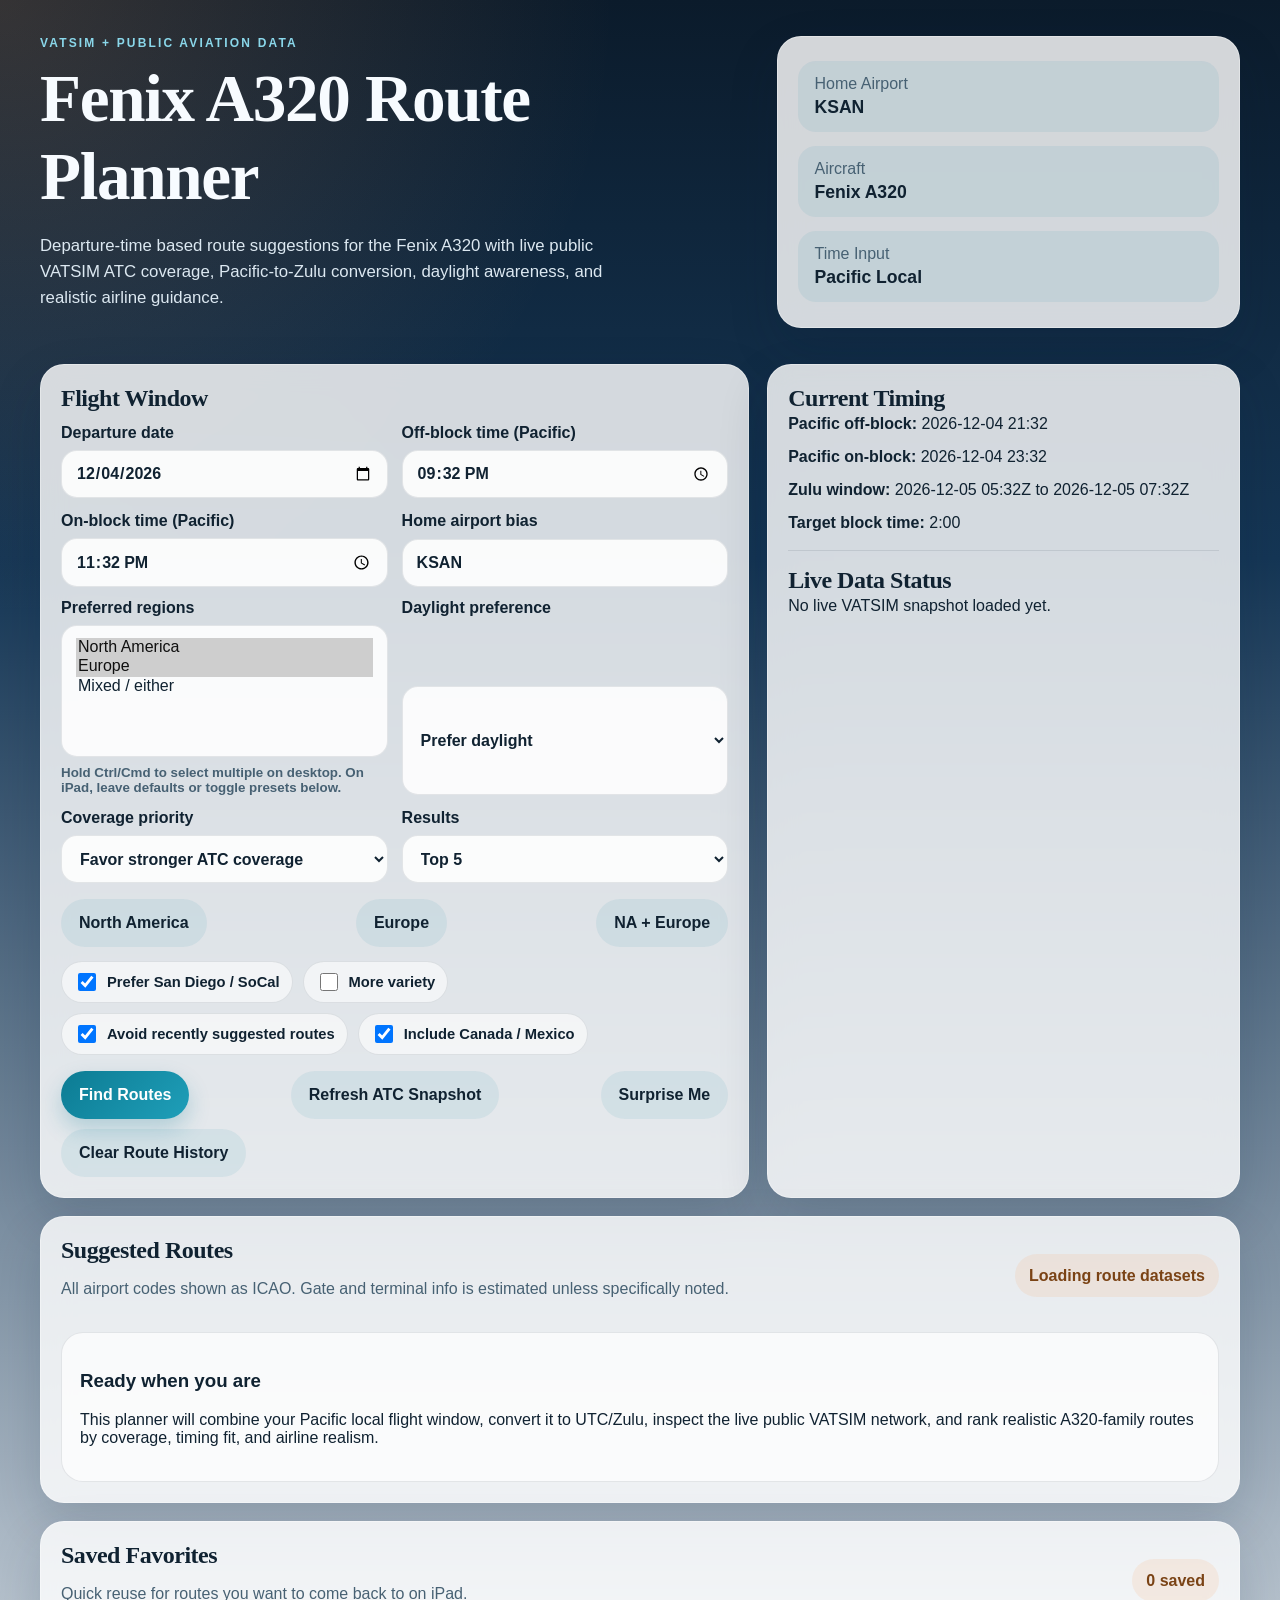
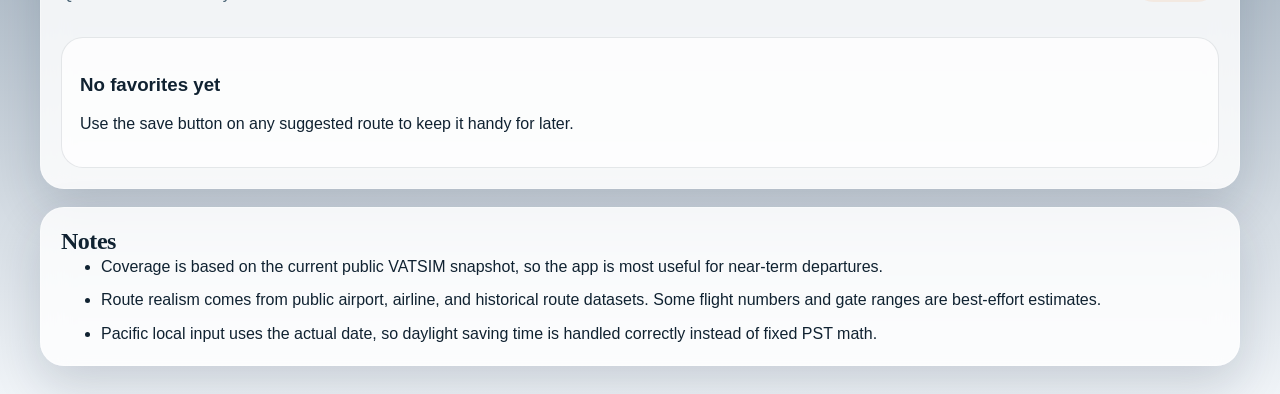
<file: index.html>
<!doctype html>
<html lang="en">
<head>
  <meta charset="utf-8">
  <meta name="viewport" content="width=device-width, initial-scale=1, viewport-fit=cover">
  <meta name="theme-color" content="#0e2a47">
  <meta name="apple-mobile-web-app-capable" content="yes">
  <meta name="apple-mobile-web-app-status-bar-style" content="black-translucent">
  <meta name="apple-mobile-web-app-title" content="A320 Planner">
  <title>Fenix A320 Route Planner</title>
  <link rel="manifest" href="./manifest.webmanifest">
  <link rel="icon" href="./icon.svg" type="image/svg+xml">
  <link rel="stylesheet" href="./styles.css">
</head>
<body>
  <div class="shell">
    <header class="hero">
      <div>
        <p class="eyebrow">VATSIM + public aviation data</p>
        <h1>Fenix A320 Route Planner</h1>
        <p class="lede">
          Departure-time based route suggestions for the Fenix A320 with live public VATSIM ATC coverage,
          Pacific-to-Zulu conversion, daylight awareness, and realistic airline guidance.
        </p>
      </div>
      <div class="hero-card glass">
        <div class="hero-metric">
          <span class="label">Home Airport</span>
          <strong>KSAN</strong>
        </div>
        <div class="hero-metric">
          <span class="label">Aircraft</span>
          <strong>Fenix A320</strong>
        </div>
        <div class="hero-metric">
          <span class="label">Time Input</span>
          <strong>Pacific Local</strong>
        </div>
      </div>
    </header>

    <main class="grid">
      <section class="panel glass">
        <h2>Flight Window</h2>
        <form id="planner-form">
          <div class="field-grid">
            <label>
              <span>Departure date</span>
              <input id="departure-date" name="departureDate" type="date" required>
            </label>
            <label>
              <span>Off-block time (Pacific)</span>
              <input id="departure-time" name="departureTime" type="time" required>
            </label>
            <label>
              <span>On-block time (Pacific)</span>
              <input id="arrival-time" name="arrivalTime" type="time" required>
            </label>
            <label>
              <span>Home airport bias</span>
              <input id="home-airport" name="homeAirport" type="text" value="KSAN" maxlength="4" pattern="[A-Za-z]{4}" required>
            </label>
          </div>

          <div class="field-grid">
            <label>
              <span>Preferred regions</span>
              <select id="regions" name="regions" multiple size="3">
                <option value="NA" selected>North America</option>
                <option value="EU" selected>Europe</option>
                <option value="MIXED">Mixed / either</option>
              </select>
              <small>Hold Ctrl/Cmd to select multiple on desktop. On iPad, leave defaults or toggle presets below.</small>
            </label>

            <label>
              <span>Daylight preference</span>
              <select id="daylight-preference" name="daylightPreference">
                <option value="prefer-daylight" selected>Prefer daylight</option>
                <option value="balanced">Balanced</option>
                <option value="night-ok">Night is okay</option>
              </select>
            </label>

            <label>
              <span>Coverage priority</span>
              <select id="coverage-priority" name="coveragePriority">
                <option value="high" selected>Favor stronger ATC coverage</option>
                <option value="balanced">Balanced</option>
                <option value="route-first">Favor route realism first</option>
              </select>
            </label>

            <label>
              <span>Results</span>
              <select id="result-count" name="resultCount">
                <option value="5" selected>Top 5</option>
                <option value="8">Top 8</option>
                <option value="10">Top 10</option>
              </select>
            </label>
          </div>

          <div class="preset-row" role="group" aria-label="Region presets">
            <button type="button" class="secondary" data-region-preset="NA">North America</button>
            <button type="button" class="secondary" data-region-preset="EU">Europe</button>
            <button type="button" class="secondary" data-region-preset="BOTH">NA + Europe</button>
          </div>

          <div class="option-row" aria-label="Route variety options">
            <label class="check-option" data-na-only>
              <input id="prefer-socal" name="preferSocal" type="checkbox" checked>
              <span>Prefer San Diego / SoCal</span>
            </label>
            <label class="check-option">
              <input id="more-variety" name="moreVariety" type="checkbox">
              <span>More variety</span>
            </label>
            <label class="check-option">
              <input id="avoid-recent" name="avoidRecent" type="checkbox" checked>
              <span>Avoid recently suggested routes</span>
            </label>
            <label class="check-option" data-na-only>
              <input id="include-na-international" name="includeNaInternational" type="checkbox" checked>
              <span>Include Canada / Mexico</span>
            </label>
          </div>

          <div class="actions">
            <button type="submit" id="plan-button">Find Routes</button>
            <button type="button" class="secondary" id="refresh-button">Refresh ATC Snapshot</button>
            <button type="button" class="secondary" id="surprise-button">Surprise Me</button>
            <button type="button" class="secondary" id="clear-history-button">Clear Route History</button>
          </div>
        </form>
      </section>

      <aside class="panel glass">
        <h2>Current Timing</h2>
        <div id="time-summary" class="summary-stack">
          <p>Enter a departure date and Pacific local off-block/on-block times to compute your Zulu window.</p>
        </div>
        <div class="divider"></div>
        <h2>Live Data Status</h2>
        <div id="network-status" class="summary-stack">
          <p>No live VATSIM snapshot loaded yet.</p>
        </div>
      </aside>
    </main>

    <section class="panel glass">
      <div class="section-head">
        <div>
          <h2>Suggested Routes</h2>
          <p class="muted">All airport codes shown as ICAO. Gate and terminal info is estimated unless specifically noted.</p>
        </div>
        <div id="result-meta" class="pill">Waiting for input</div>
      </div>
      <div id="results" class="results">
        <article class="empty-state">
          <h3>Ready when you are</h3>
          <p>
            This planner will combine your Pacific local flight window, convert it to UTC/Zulu, inspect the live
            public VATSIM network, and rank realistic A320-family routes by coverage, timing fit, and airline realism.
          </p>
        </article>
      </div>
    </section>

    <section class="panel glass">
      <div class="section-head">
        <div>
          <h2>Saved Favorites</h2>
          <p class="muted">Quick reuse for routes you want to come back to on iPad.</p>
        </div>
        <div id="favorites-meta" class="pill">0 saved</div>
      </div>
      <div id="favorites" class="results">
        <article class="empty-state">
          <h3>No favorites yet</h3>
          <p>Use the save button on any suggested route to keep it handy for later.</p>
        </article>
      </div>
    </section>

    <section class="panel glass">
      <h2>Notes</h2>
      <ul class="notes">
        <li>Coverage is based on the current public VATSIM snapshot, so the app is most useful for near-term departures.</li>
        <li>Route realism comes from public airport, airline, and historical route datasets. Some flight numbers and gate ranges are best-effort estimates.</li>
        <li>Pacific local input uses the actual date, so daylight saving time is handled correctly instead of fixed PST math.</li>
      </ul>
    </section>
  </div>

  <template id="result-card-template">
    <article class="result-card">
      <div class="result-top">
        <div>
          <p class="eyebrow"></p>
          <h3 class="route-title"></h3>
        </div>
        <div class="score-badge"></div>
      </div>
      <div class="detail-grid"></div>
      <div class="coverage-strip"></div>
      <div class="card-actions">
        <button type="button" class="secondary save-route-button">Save Route</button>
        <a class="secondary simbrief-link" target="_blank" rel="noopener noreferrer">Open in SimBrief</a>
      </div>
      <div class="export-panel">
        <p class="export-title">SimBrief fields</p>
        <textarea class="export-block" rows="8" readonly></textarea>
      </div>
      <p class="why-fit"></p>
    </article>
  </template>

  <script src="./app.js" defer></script>
</body>
</html>
</file>
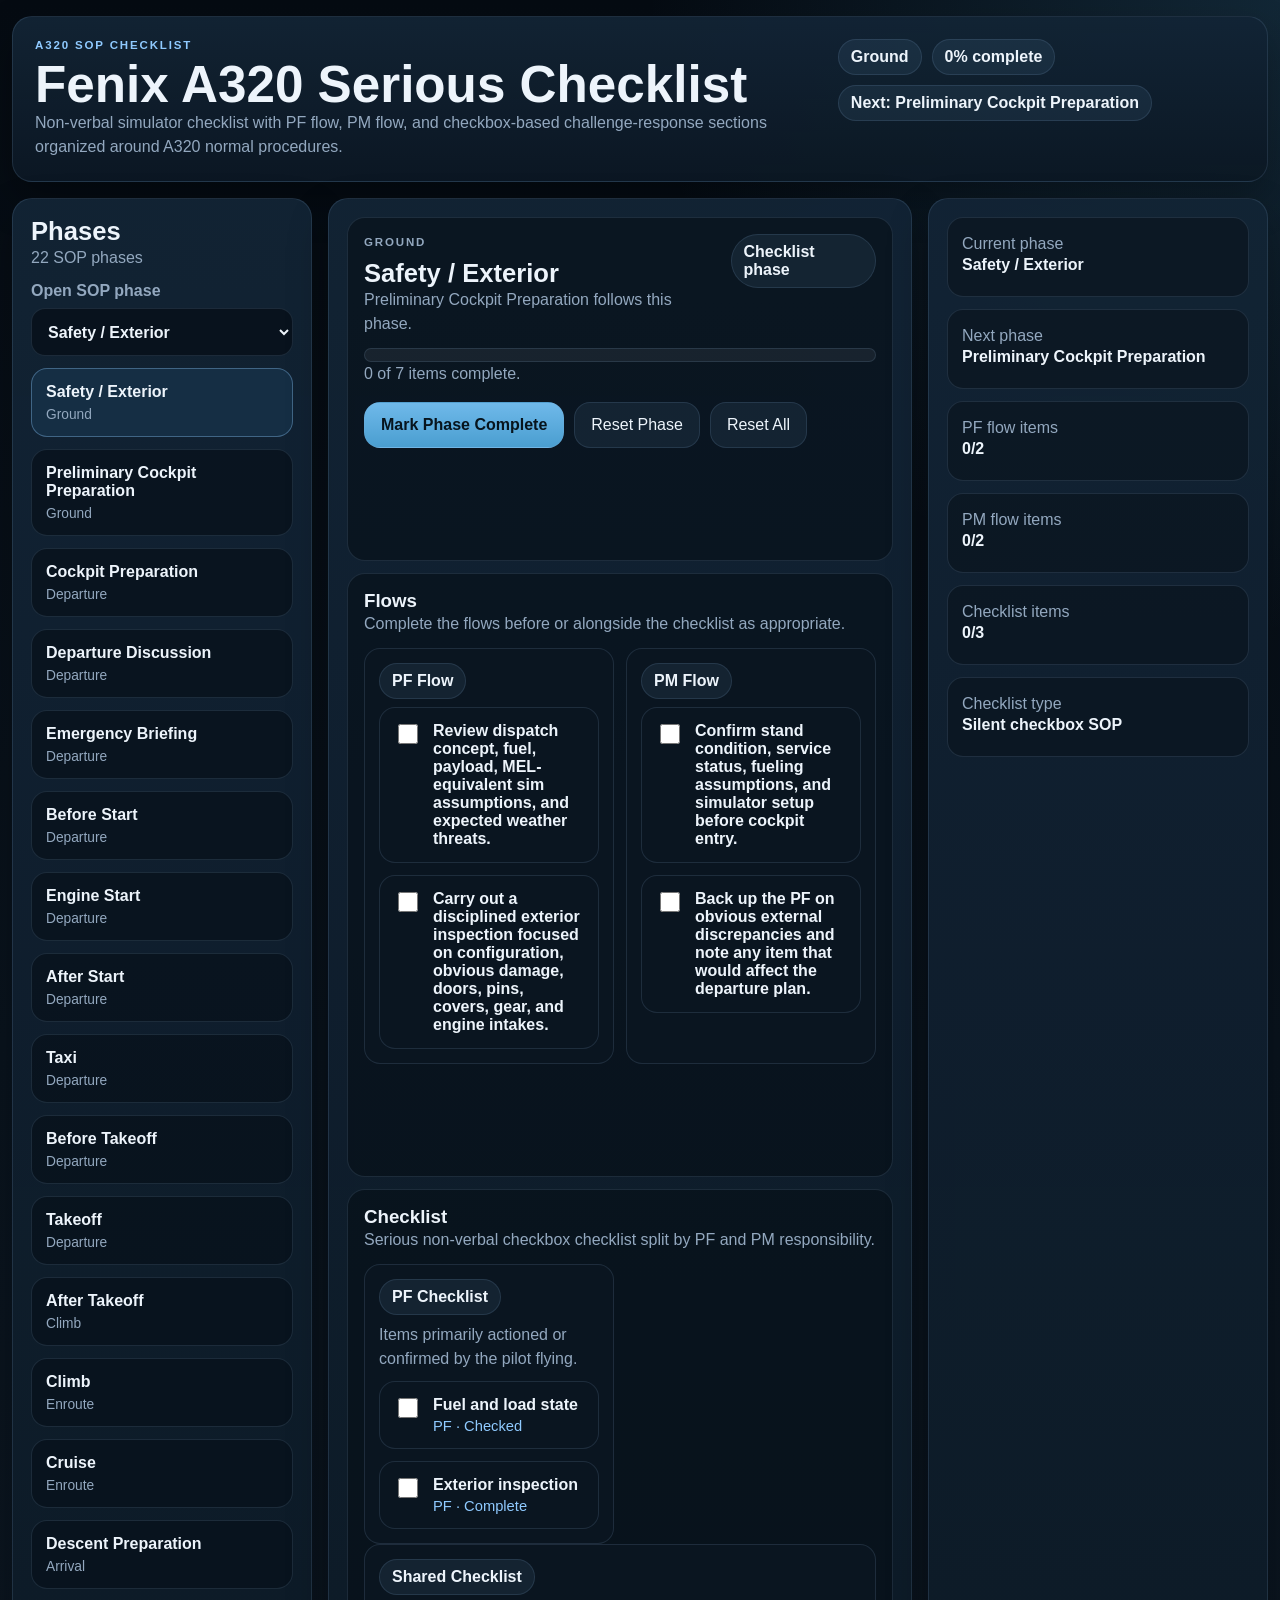
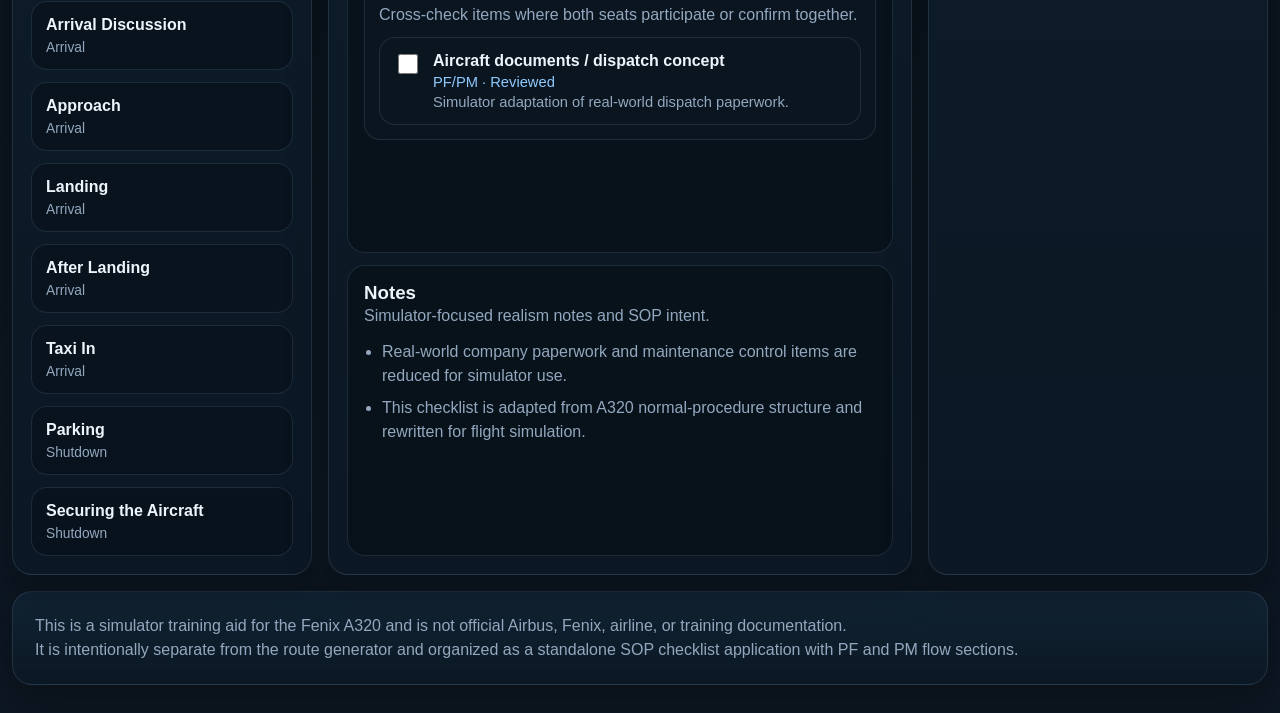
<file: checklist.html>
<!doctype html>
<html lang="en">
<head>
  <meta charset="utf-8">
  <meta name="viewport" content="width=device-width, initial-scale=1, viewport-fit=cover">
  <meta name="theme-color" content="#09131d">
  <meta name="apple-mobile-web-app-capable" content="yes">
  <meta name="apple-mobile-web-app-status-bar-style" content="black-translucent">
  <meta name="apple-mobile-web-app-title" content="A320 SOP Checklist">
  <title>A320 SOP Checklist</title>
  <link rel="manifest" href="./checklist.webmanifest">
  <link rel="icon" href="./icon.svg" type="image/svg+xml">
  <link rel="stylesheet" href="./checklist.css">
</head>
<body>
  <div id="checklist-app"></div>
  <script type="module" src="./checklist.js"></script>
</body>
</html>
</file>
<file: styles.css>
:root {
  --bg-top: #0b1b2b;
  --bg-bottom: #f0f4f8;
  --ink: #102231;
  --muted: #476173;
  --accent: #0c7b93;
  --accent-2: #f4a261;
  --card: rgba(255, 255, 255, 0.82);
  --line: rgba(16, 34, 49, 0.1);
  --shadow: 0 20px 50px rgba(10, 32, 53, 0.16);
  --radius: 24px;
}

* {
  box-sizing: border-box;
}

html {
  min-height: 100%;
  background:
    radial-gradient(circle at top left, rgba(244, 162, 97, 0.18), transparent 26%),
    linear-gradient(180deg, var(--bg-top) 0%, #153655 28%, var(--bg-bottom) 100%);
}

body {
  margin: 0;
  min-height: 100vh;
  color: var(--ink);
  font-family: "Segoe UI", "Avenir Next", "Helvetica Neue", sans-serif;
}

.shell {
  width: min(1200px, calc(100vw - 24px));
  margin: 0 auto;
  padding: max(18px, env(safe-area-inset-top)) 0 max(28px, env(safe-area-inset-bottom));
}

.hero,
.grid,
.panel,
.result-card {
  margin-top: 18px;
}

.hero {
  display: grid;
  grid-template-columns: 1.4fr 0.9fr;
  gap: 18px;
  align-items: stretch;
}

.hero h1,
.panel h2,
.result-card h3 {
  margin: 0;
  font-family: Georgia, "Iowan Old Style", serif;
  letter-spacing: -0.02em;
}

.hero h1 {
  font-size: clamp(2.3rem, 6vw, 4.2rem);
  color: #f7fbff;
}

.eyebrow {
  margin: 0 0 10px;
  font-size: 0.75rem;
  font-weight: 700;
  letter-spacing: 0.18em;
  text-transform: uppercase;
  color: #8ad7ea;
}

.lede {
  max-width: 62ch;
  color: #dce8f1;
  font-size: 1.05rem;
  line-height: 1.55;
}

.glass {
  background: var(--card);
  backdrop-filter: blur(14px);
  -webkit-backdrop-filter: blur(14px);
  border: 1px solid rgba(255, 255, 255, 0.35);
  border-radius: var(--radius);
  box-shadow: var(--shadow);
}

.hero-card,
.panel {
  padding: 20px;
}

.hero-card {
  display: grid;
  gap: 14px;
  align-content: center;
}

.hero-metric {
  padding: 14px 16px;
  border-radius: 18px;
  background: rgba(12, 123, 147, 0.08);
}

.hero-metric .label,
small,
.muted {
  color: var(--muted);
}

.hero-metric strong {
  display: block;
  margin-top: 4px;
  font-size: 1.1rem;
}

.grid {
  display: grid;
  grid-template-columns: 1.35fr 0.9fr;
  gap: 18px;
}

.field-grid {
  display: grid;
  grid-template-columns: repeat(2, minmax(0, 1fr));
  gap: 14px;
  margin-top: 12px;
}

label {
  display: grid;
  gap: 8px;
  font-weight: 600;
}

input,
select,
button {
  font: inherit;
}

input,
select {
  width: 100%;
  min-height: 48px;
  padding: 12px 14px;
  color: var(--ink);
  border: 1px solid var(--line);
  border-radius: 16px;
  background: rgba(255, 255, 255, 0.88);
}

select[multiple] {
  min-height: 132px;
}

.preset-row,
.option-row,
.actions,
.section-head,
.result-top,
.coverage-strip,
.card-actions {
  display: flex;
  gap: 10px;
  align-items: center;
  justify-content: space-between;
  flex-wrap: wrap;
}

.preset-row,
.actions {
  margin-top: 16px;
}

.option-row {
  margin-top: 14px;
  justify-content: flex-start;
}

.check-option {
  display: inline-flex;
  width: auto;
  min-height: 42px;
  padding: 8px 12px;
  gap: 8px;
  align-items: center;
  border: 1px solid var(--line);
  border-radius: 999px;
  background: rgba(255, 255, 255, 0.58);
  font-size: 0.92rem;
}

.check-option input {
  width: 18px;
  min-height: 18px;
  padding: 0;
}

button {
  min-height: 48px;
  padding: 12px 18px;
  border: 0;
  border-radius: 999px;
  background: linear-gradient(135deg, var(--accent), #1f9fb9);
  color: #fff;
  font-weight: 700;
  cursor: pointer;
  box-shadow: 0 10px 22px rgba(12, 123, 147, 0.24);
}

button.secondary,
.simbrief-link {
  background: rgba(12, 123, 147, 0.08);
  color: var(--ink);
  box-shadow: none;
}

.simbrief-link {
  display: inline-flex;
  align-items: center;
  justify-content: center;
  min-height: 48px;
  padding: 12px 18px;
  border-radius: 999px;
  font-weight: 700;
  text-decoration: none;
}

button:disabled {
  opacity: 0.65;
  cursor: wait;
}

.summary-stack,
.detail-grid,
.notes {
  display: grid;
  gap: 10px;
}

.summary-stack p,
.notes li,
.why-fit,
.detail-item,
.coverage-chip,
.pill,
.score-badge {
  line-height: 1.45;
}

.summary-stack p,
.notes {
  margin: 0;
}

.divider {
  height: 1px;
  margin: 16px 0;
  background: var(--line);
}

.results {
  display: grid;
  gap: 14px;
  margin-top: 18px;
}

.empty-state,
.result-card {
  padding: 18px;
  border: 1px solid var(--line);
  border-radius: 22px;
  background: rgba(255, 255, 255, 0.72);
}

.result-top {
  align-items: flex-start;
}

.route-title {
  margin-top: 4px;
  font-size: clamp(1.35rem, 3vw, 2rem);
}

.score-badge,
.pill {
  padding: 10px 14px;
  border-radius: 999px;
  background: rgba(244, 162, 97, 0.14);
  color: #7a4315;
  font-weight: 700;
}

.detail-grid {
  grid-template-columns: repeat(2, minmax(0, 1fr));
  margin-top: 14px;
}

.detail-item {
  padding: 12px 14px;
  border-radius: 16px;
  background: rgba(12, 123, 147, 0.05);
}

.detail-item span {
  display: block;
  color: var(--muted);
  font-size: 0.86rem;
  margin-bottom: 4px;
}

.coverage-strip {
  margin-top: 14px;
}

.card-actions {
  margin-top: 14px;
}

.export-panel {
  margin-top: 14px;
  padding: 14px;
  border-radius: 18px;
  background: rgba(16, 34, 49, 0.05);
}

.export-title {
  margin: 0 0 8px;
  font-weight: 700;
}

.export-block {
  width: 100%;
  min-height: 180px;
  padding: 12px 14px;
  border: 1px solid var(--line);
  border-radius: 14px;
  resize: vertical;
  background: rgba(255, 255, 255, 0.92);
  color: var(--ink);
}

.coverage-chip {
  padding: 8px 12px;
  border-radius: 999px;
  background: rgba(16, 34, 49, 0.08);
  font-size: 0.92rem;
}

.coverage-chip.good {
  background: rgba(39, 174, 96, 0.14);
  color: #14663a;
}

.coverage-chip.warn {
  background: rgba(244, 162, 97, 0.16);
  color: #8a4d14;
}

.coverage-chip.low {
  background: rgba(214, 48, 49, 0.13);
  color: #8a2122;
}

.why-fit {
  margin: 14px 0 0;
}

.favorite-card {
  padding: 16px 18px;
  border: 1px solid var(--line);
  border-radius: 18px;
  background: rgba(255, 255, 255, 0.7);
}

.favorite-card h3,
.favorite-card p {
  margin: 0;
}

.favorite-card p + p {
  margin-top: 6px;
}

@media (max-width: 900px) {
  .hero,
  .grid,
  .field-grid,
  .detail-grid {
    grid-template-columns: 1fr;
  }

  .shell {
    width: min(100vw - 14px, 900px);
  }
}
</file>
<file: checklist.css>
:root {
  --bg: #09131d;
  --bg-2: #0e1d2c;
  --panel: #122435;
  --panel-2: #0f1d2b;
  --line: rgba(133, 169, 202, 0.16);
  --text: #edf4fb;
  --muted: #93a8bf;
  --accent: #8fcaff;
  --accent-2: #4da6d9;
  --success: #74d7a7;
  --warn: #f4c77a;
  --shadow: 0 18px 40px rgba(0, 0, 0, 0.28);
  --radius: 20px;
}

* {
  box-sizing: border-box;
}

html {
  min-height: 100%;
  background:
    radial-gradient(circle at top right, rgba(77, 166, 217, 0.18), transparent 24%),
    linear-gradient(180deg, #050b12 0%, #09131d 45%, #0d1722 100%);
}

body {
  margin: 0;
  min-height: 100vh;
  color: var(--text);
  font-family: "Segoe UI", "Aptos", sans-serif;
}

button,
input,
select {
  font: inherit;
}

.check-shell {
  width: min(1560px, calc(100vw - 24px));
  margin: 0 auto;
  padding: 16px 0 28px;
}

.panel {
  background: linear-gradient(180deg, rgba(18, 36, 53, 0.96), rgba(12, 24, 36, 0.94));
  border: 1px solid var(--line);
  border-radius: var(--radius);
  box-shadow: var(--shadow);
}

.header,
.footer {
  padding: 22px;
}

.header {
  display: flex;
  justify-content: space-between;
  gap: 18px;
  align-items: flex-start;
}

.eyebrow {
  margin: 0 0 8px;
  color: var(--accent);
  text-transform: uppercase;
  letter-spacing: 0.16em;
  font-size: 0.72rem;
  font-weight: 800;
}

h1,
h2,
h3,
h4,
p,
ul,
ol {
  margin: 0;
}

h1 {
  font-size: clamp(2rem, 4vw, 3.2rem);
  line-height: 1.02;
}

h2 {
  font-size: clamp(1.3rem, 2vw, 1.8rem);
}

.lede,
.muted,
.phase-meta,
.section-header p,
.group-note,
.note-list li,
.flow-list li,
.footer p,
.stat-card span,
.progress-note {
  color: var(--muted);
  line-height: 1.5;
}

.header-badges,
.toolbar,
.phase-actions,
.check-toolbar {
  display: flex;
  gap: 10px;
  align-items: center;
  flex-wrap: wrap;
}

.badge,
.phase-tag,
.owner-tag,
.status-chip {
  display: inline-flex;
  align-items: center;
  padding: 8px 12px;
  border-radius: 999px;
  border: 1px solid var(--line);
  background: rgba(143, 202, 255, 0.08);
  color: var(--text);
  font-weight: 700;
}

.layout {
  display: grid;
  grid-template-columns: 300px minmax(0, 1fr) 340px;
  gap: 16px;
  margin-top: 16px;
}

.sidebar,
.main,
.status {
  padding: 18px;
}

.phase-list,
.status-stack,
.main {
  display: grid;
  gap: 12px;
}

.phase-select-label {
  display: grid;
  gap: 8px;
  margin-bottom: 12px;
  color: var(--muted);
  font-weight: 700;
}

.phase-select {
  width: 100%;
  min-height: 48px;
  padding: 10px 12px;
  border: 1px solid var(--line);
  border-radius: 14px;
  background: rgba(8, 18, 28, 0.92);
  color: var(--text);
}

.phase-button,
.primary,
.secondary {
  border: 1px solid var(--line);
  border-radius: 16px;
  cursor: pointer;
  transition: 160ms ease;
  touch-action: manipulation;
  -webkit-tap-highlight-color: rgba(143, 202, 255, 0.18);
}

.phase-button {
  padding: 14px;
  text-align: left;
  background: rgba(8, 18, 28, 0.8);
  color: var(--text);
}

.phase-button.active,
.phase-button:hover {
  border-color: rgba(143, 202, 255, 0.35);
  background: rgba(23, 48, 70, 0.95);
}

.phase-button strong,
.phase-button span {
  display: block;
}

.phase-button span {
  margin-top: 6px;
  color: var(--muted);
  font-size: 0.86rem;
}

.toolbar {
  margin-top: 16px;
}

.primary,
.secondary {
  min-height: 46px;
  padding: 11px 16px;
}

.primary {
  background: linear-gradient(180deg, #6fb9ea, #4a9ed0);
  color: #07141d;
  font-weight: 800;
}

.secondary {
  background: rgba(143, 202, 255, 0.08);
  color: var(--text);
}

.subpanel {
  padding: 16px;
  border-radius: 18px;
  border: 1px solid var(--line);
  background: rgba(5, 12, 19, 0.52);
}

.section-header {
  display: flex;
  justify-content: space-between;
  gap: 12px;
  align-items: flex-start;
  margin-bottom: 12px;
}

.progress-bar {
  height: 14px;
  border-radius: 999px;
  overflow: hidden;
  background: rgba(255, 255, 255, 0.06);
  border: 1px solid var(--line);
}

.progress-bar span {
  display: block;
  height: 100%;
  background: linear-gradient(90deg, var(--accent), #c5e7ff);
}

.checklist-grid,
.flow-grid {
  display: grid;
  gap: 12px;
}

.flow-columns {
  display: grid;
  grid-template-columns: repeat(2, minmax(0, 1fr));
  gap: 12px;
}

.flow-card,
.check-card,
.stat-card {
  padding: 14px;
  border-radius: 16px;
  border: 1px solid var(--line);
  background: rgba(12, 22, 34, 0.82);
}

.group-note {
  margin-bottom: 10px;
}

.flow-card h4,
.check-card h4,
.stat-card strong {
  margin-bottom: 8px;
}

.flow-list,
.note-list {
  padding-left: 18px;
  display: grid;
  gap: 8px;
}

.check-row {
  display: grid;
  grid-template-columns: auto minmax(0, 1fr);
  gap: 12px;
  align-items: flex-start;
}

.check-row input[type="checkbox"] {
  width: 20px;
  height: 20px;
  margin-top: 2px;
  accent-color: var(--accent-2);
}

.check-title {
  font-weight: 700;
}

.check-response {
  margin-top: 4px;
  color: var(--accent);
  font-size: 0.92rem;
}

.check-note {
  margin-top: 4px;
  color: var(--muted);
  font-size: 0.92rem;
}

.status-grid {
  display: grid;
  gap: 10px;
}

.stat-card span,
.stat-card strong {
  display: block;
}

.stat-card strong {
  color: var(--text);
}

.footer {
  margin-top: 16px;
}

@media (max-width: 1180px) {
  .layout {
    grid-template-columns: 1fr;
  }

  .phase-list {
    grid-template-columns: repeat(2, minmax(0, 1fr));
  }

  .header,
  .section-header {
    flex-direction: column;
  }
}

@media (max-width: 760px) {
  .check-shell {
    width: min(100vw - 12px, 920px);
  }

  .flow-columns {
    grid-template-columns: 1fr;
  }

  .phase-list {
    grid-template-columns: 1fr;
  }
}
</file>
